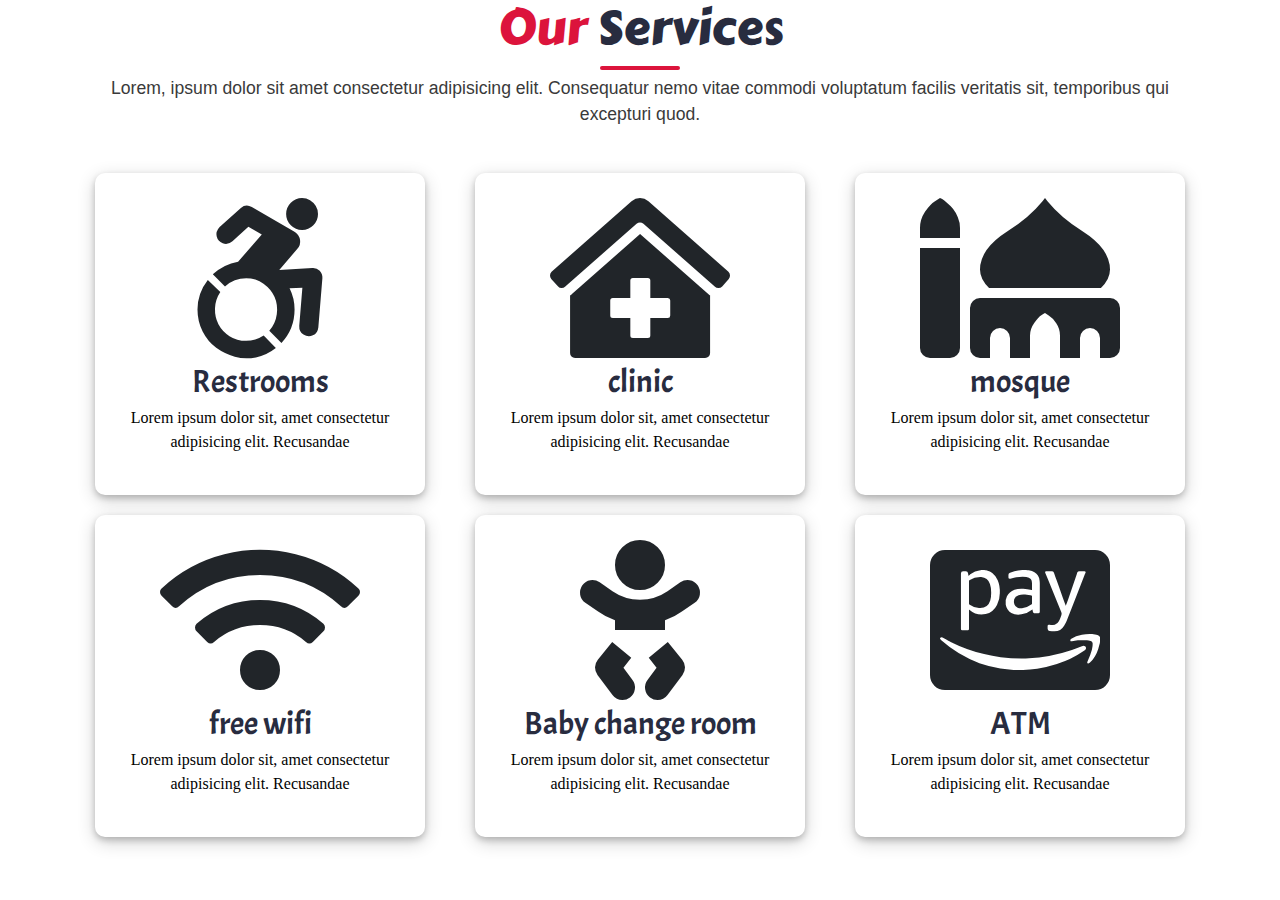
<file: index.html>
<html>

<head>
    <meta charset="utf-8">
    <link rel="stylesheet" href="css/bootstrap.min.css">
    <link rel="stylesheet" href="css/all.min.css">
    <link rel="stylesheet" href="css/style.css">
   

</head>

<body>


<header>
     <!-- abdo shrief -->
</header>
<section>
     <!-- ftoh tarek -->
</section>
<section>
     <!-- ahmed galal -->
</section>

     <!-- ahmed goda -->
     <section class="services">
          <div class="serviceshead-section container">
               <h2 class="services-head"> <span>Our</span> Services</h2>
               <div class="divider"></div>
               <p class="services-subhead">Lorem, ipsum dolor sit amet consectetur adipisicing elit. Consequatur nemo
                    vitae
                    commodi voluptatum facilis veritatis sit, temporibus qui excepturi quod.</p>
          </div>
          <div class="services-section container">
               <div class="row">
                    <div class=" col-sm-12 col-md-6 col-lg-4">
                         <div class="info">
                              <i class="fab fa-10x fa-accessible-icon"></i>
                              <a class="info-title" href="#">Restrooms</a>
                              <p class="info-subtitle">Lorem ipsum dolor sit, amet consectetur adipisicing elit.
                                   Recusandae

                              </p>
                         </div>
                    </div>
                    <div class="col-sm-12 col-md-6 col-lg-4 ">
                         <div class="info">
                              <i class="fas fa-10x fa-clinic-medical "></i>
                              <a class="info-title d-block" href="#">clinic</a>
                              <p class="info-subtitle">Lorem ipsum dolor sit, amet consectetur adipisicing elit.
                                   Recusandae

                              </p>
                         </div>
                    </div>
                    <div class="col-sm-12 col-md-6 col-lg-4">
                         <div class="info">
                              <i class="fas fa-10x fa-mosque"></i>
                              <a class="info-title" href="#">mosque</a>
                              <p class="info-subtitle">Lorem ipsum dolor sit, amet consectetur adipisicing elit.
                                   Recusandae

                              </p>
                         </div>
                    </div>
                    <div class="col-sm-12 col-md-6 col-lg-4">
                         <div class="info">
                              <i class="fas fa-10x fa-wifi"></i>
                              <a class="info-title d-block" href="#">free wifi</a>
                              <p class="info-subtitle">Lorem ipsum dolor sit, amet consectetur adipisicing elit.
                                   Recusandae

                              </p>
                         </div>
                    </div>
                    <div class="col-sm-12 col-md-6 col-lg-4">
                         <div class="info">
                              <i class="fas fa-10x fa-baby"></i>
                              <a class="info-title d-block" href="#">Baby change room</a>
                              <p class="info-subtitle">Lorem ipsum dolor sit, amet consectetur adipisicing elit.
                                   Recusandae

                              </p>
                         </div>
                    </div>
                    <div class="col-sm-12 col-md-6 col-lg-4">
                         <div class="info">
                              <i class="fab fa-10x fa-cc-amazon-pay"></i>
                              <a class="info-title d-block" href="#">ATM</a>
                              <p class="info-subtitle">Lorem ipsum dolor sit, amet consectetur adipisicing elit.
                                   Recusandae

                              </p>
                         </div>
                    </div>

               </div>
          </div>
</section>
<section>
     <!-- ahmed atef -->
</section>
<section>
    <!-- mohamed mahmoud -->
</section>



    <script src="js/jquery-3.6.0.min.js"></script>
    <script src="js/popper.min.js"></script>
    <script src="js/bootstrap.min.js"></script>
    <script src="js/main.js"></script>

</body>

</html>
</file>
<file: css/style.css>
/* Ahmed Goda services section*/
/* ---------------Google Fonts------------------- */
@import url('https://fonts.googleapis.com/css2?family=Carter+One&display=swap');
/* font-family: 'Carter One', cursive; */

/* font-family: 'Ubuntu', sans-serif; */

@import url('https://fonts.googleapis.com/css2?family=Acme&display=swap');



/* ------------------CSS Reset--------------------- */
*{
    margin: 0;
    padding: 0;
    box-sizing: border-box;
}


/* --------------------Our Services Section-------------------------- */
.services{
   background-color: transparent;
}
.services .serviceshead-section{
    text-align: center;
}

.services .serviceshead-section .services-head{
    color: #282c3f;
    font-family: 'Carter One', cursive;
    font-size: 3rem;
}

.services .serviceshead-section .services-head span{
    color: crimson;
}

.services .serviceshead-section .divider{
    height: 4px;
    width: 80px;
    background-color: crimson;
    margin: 5px auto;
    border-radius: 10px;
}

.services .serviceshead-section .services-subhead{
    font-family: 'Ubuntu', sans-serif;
    font-size: 1.1rem;
    color: rgb(58, 58, 58);
}

.services .services-section{
    padding-top: 20px;
    padding-bottom: 20px;
}
.services-section.ss{
    background-color: #FFF;
}

.services .services-section .info{
    margin: 10px;
    padding: 25px;
    text-align: center;
    cursor: pointer;
    box-shadow: 0 3px 6px 0 rgba(0, 0, 0, 0.2), 0 5px 18px 0 rgba(0, 0, 0, 0.19);
    border-radius: 10px;
}
.services .services-section .info a{
    text-decoration: none;
}


.services .services-section .info .fa{
    color: crimson;
    font-size: 3rem;
    margin: 6px 0;
}

.services .services-section .info .info-title{
    font-family: 'Acme', sans-serif;
    color: #282c3f;
    font-size: 2rem;
}

.services .services-section .info .info-subtitle{
    font-family: 'ubuntu';
    font-size: 1rem;
    color: rgb(1, 1, 1);
}

.services .services-section .info:hover{
    box-shadow: 0 8px 11x 0 rgba(0, 0, 0, 0.2), 0 12px 30px 0 rgba(0, 0, 0, 0.19);
    border: 1px solid rgb(167,167,167);
    background-color: rgba(0,0,0,.5);
    transition: 0.3s ease-out;
    scale:(1.2);
}
</file>
